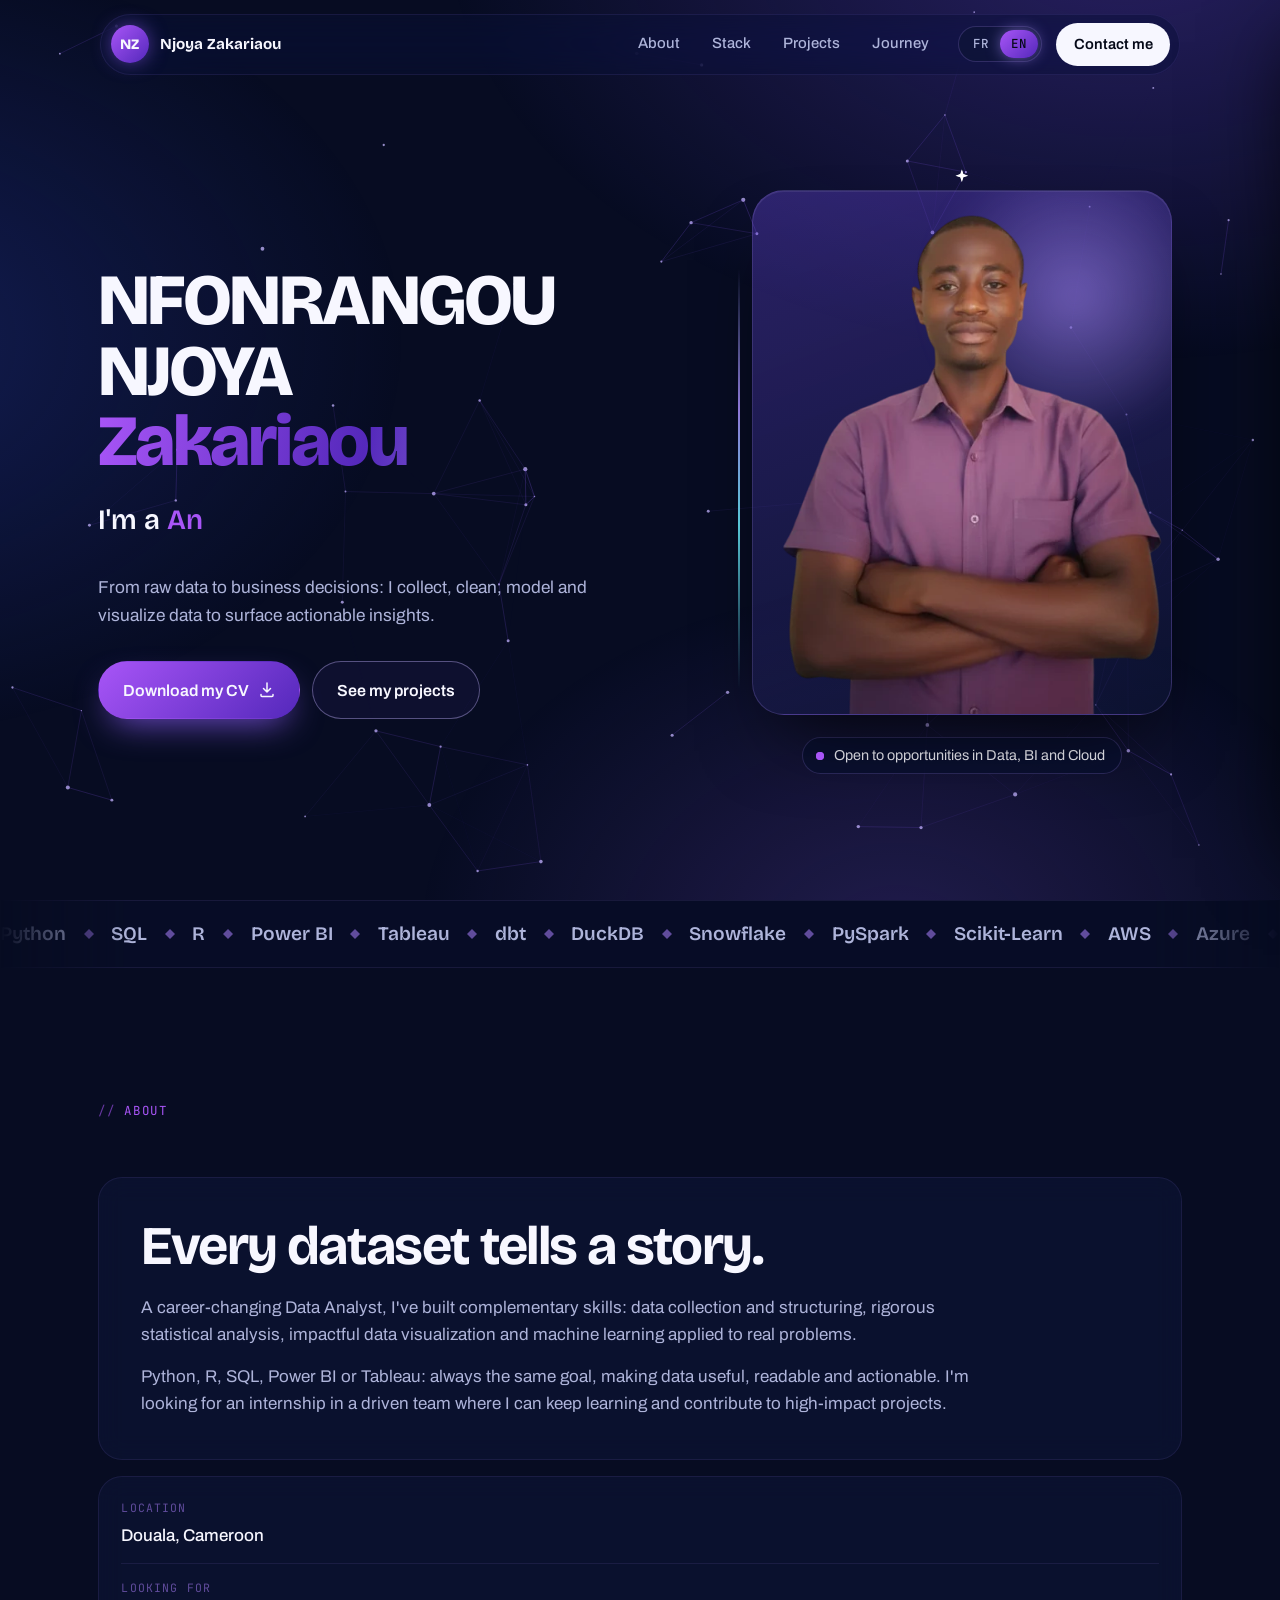
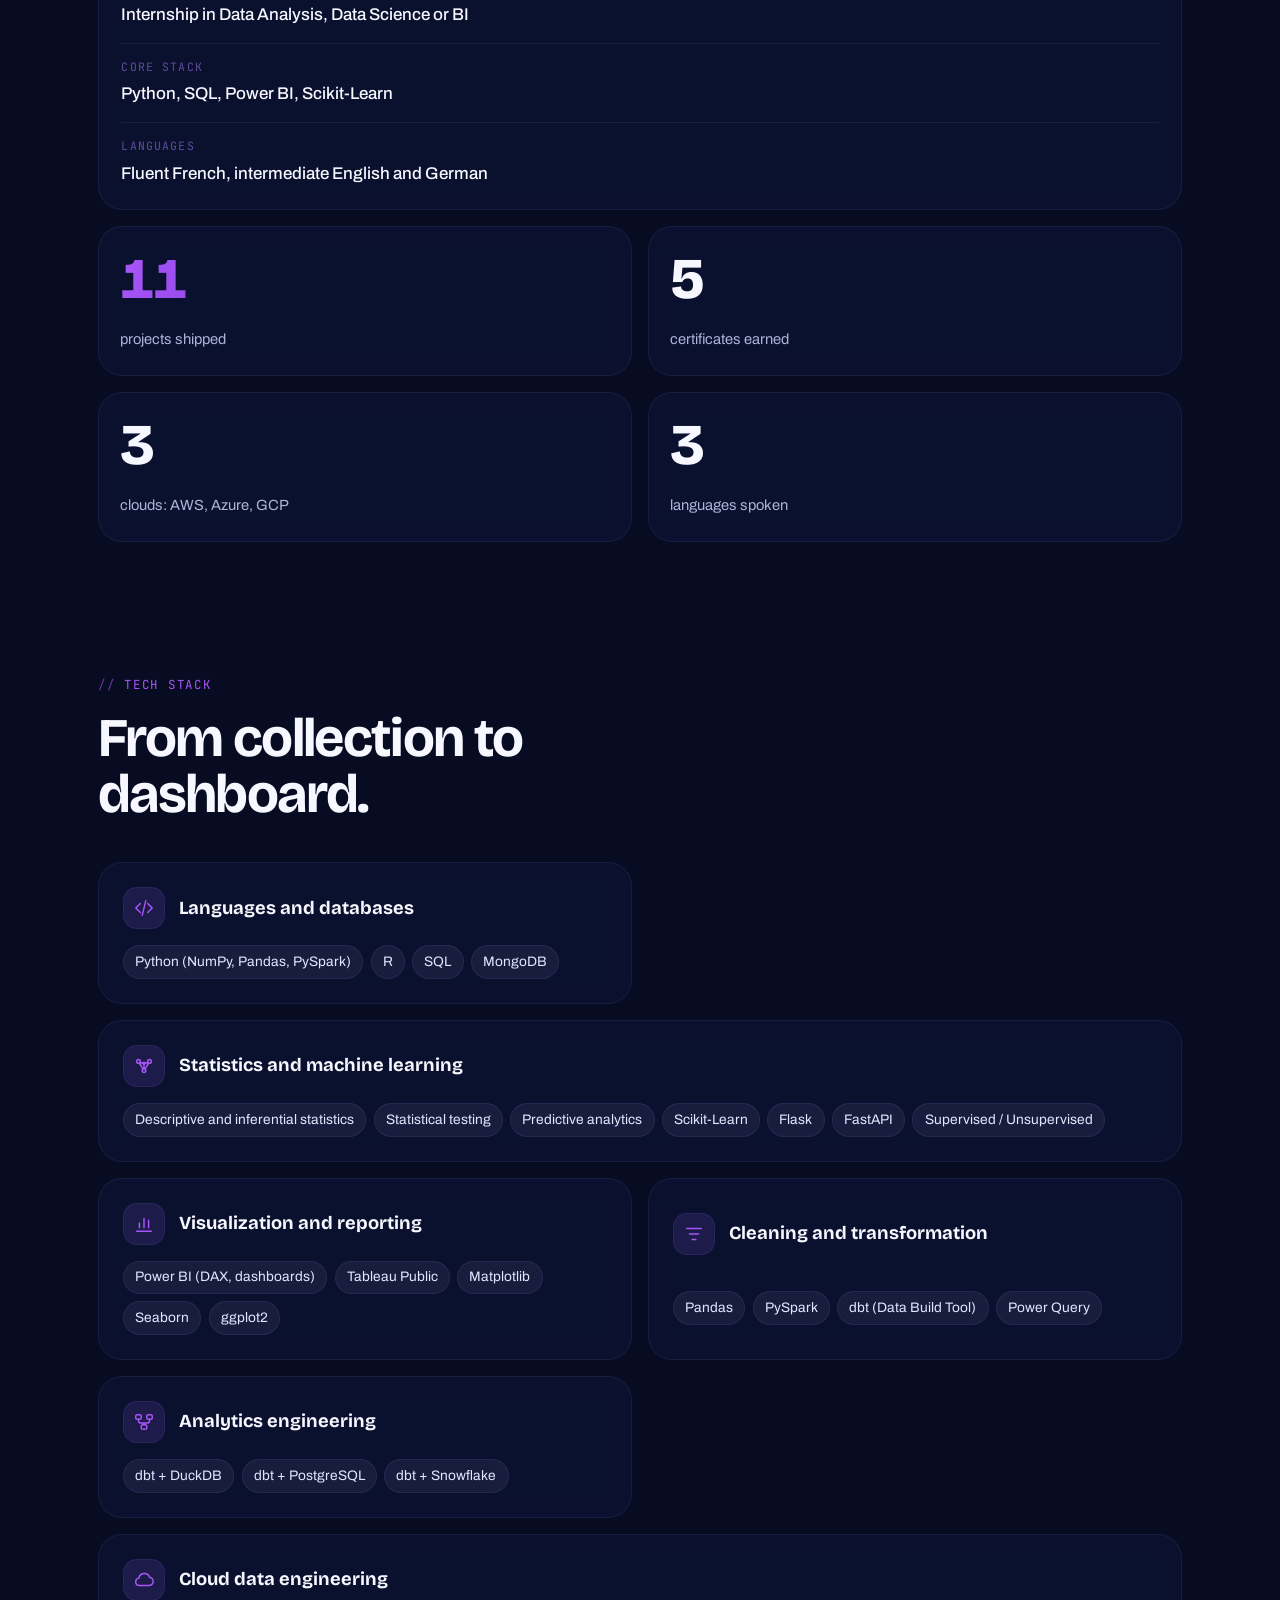
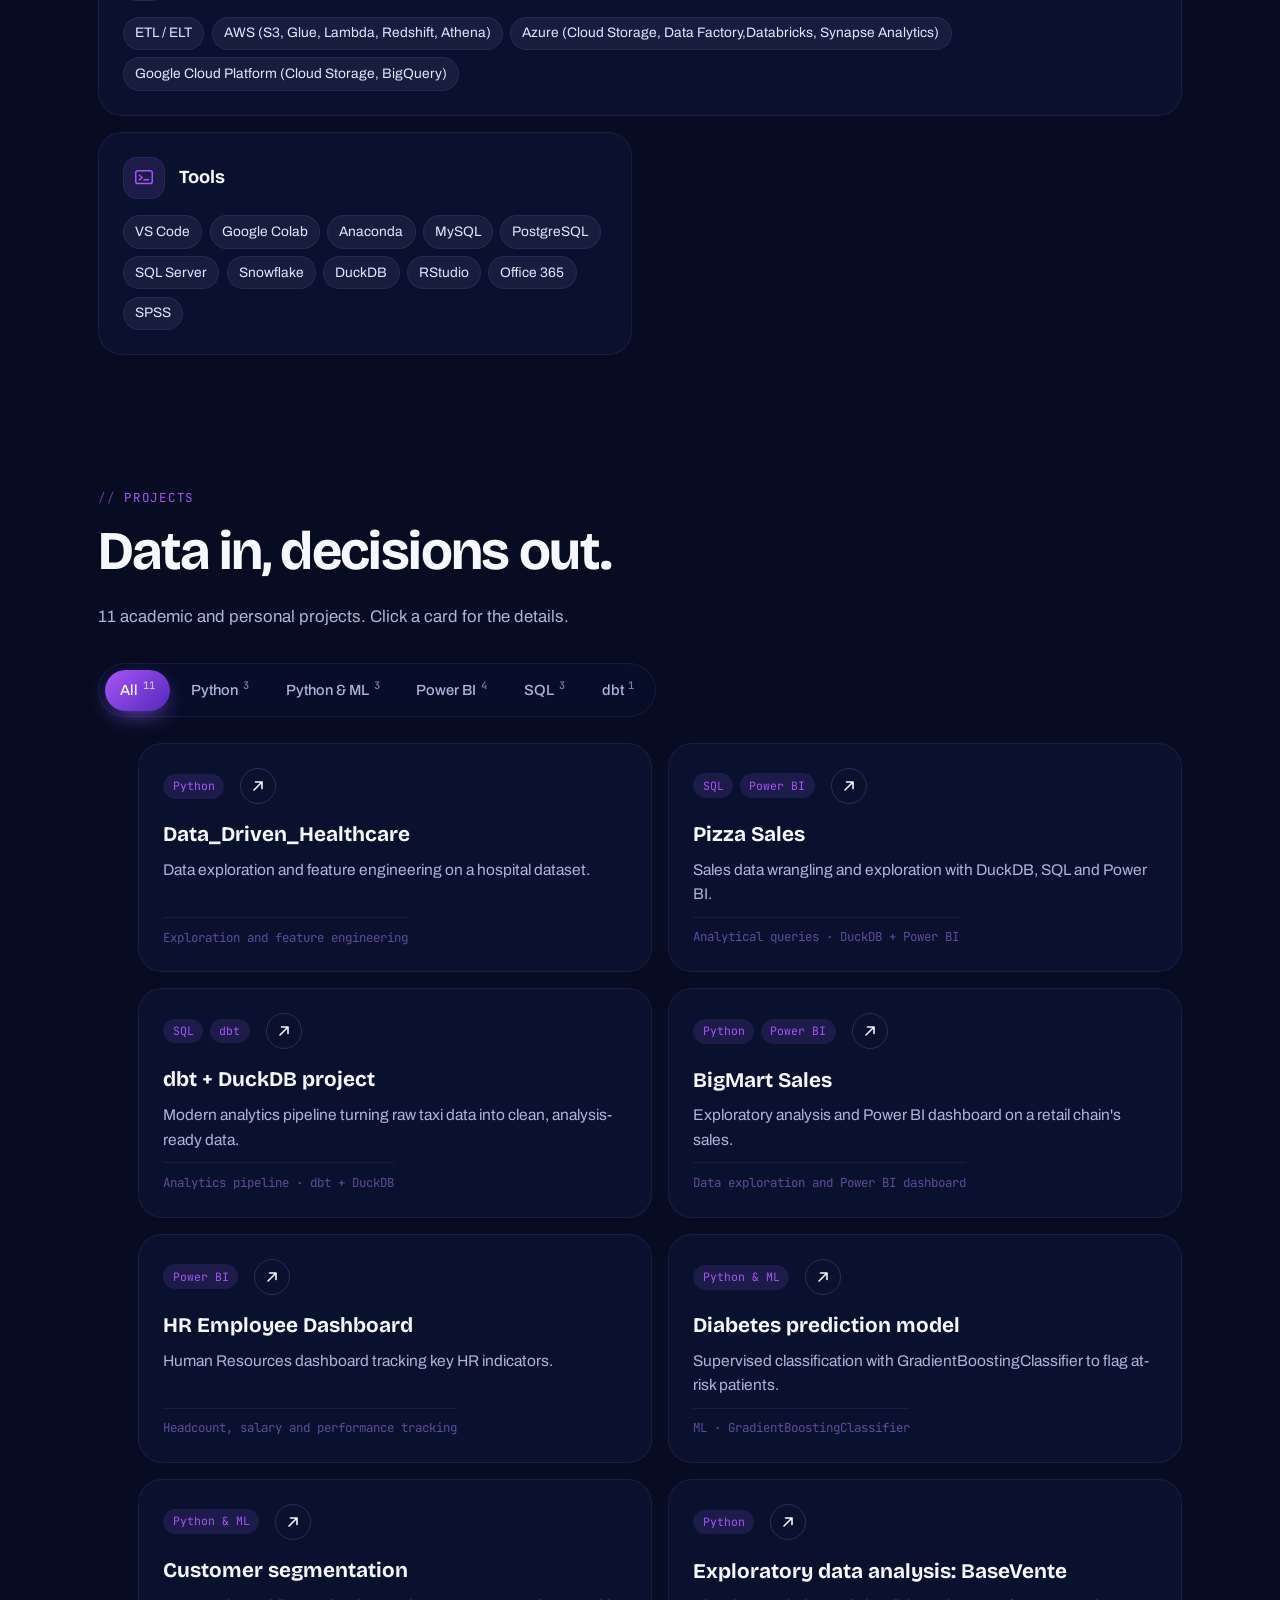
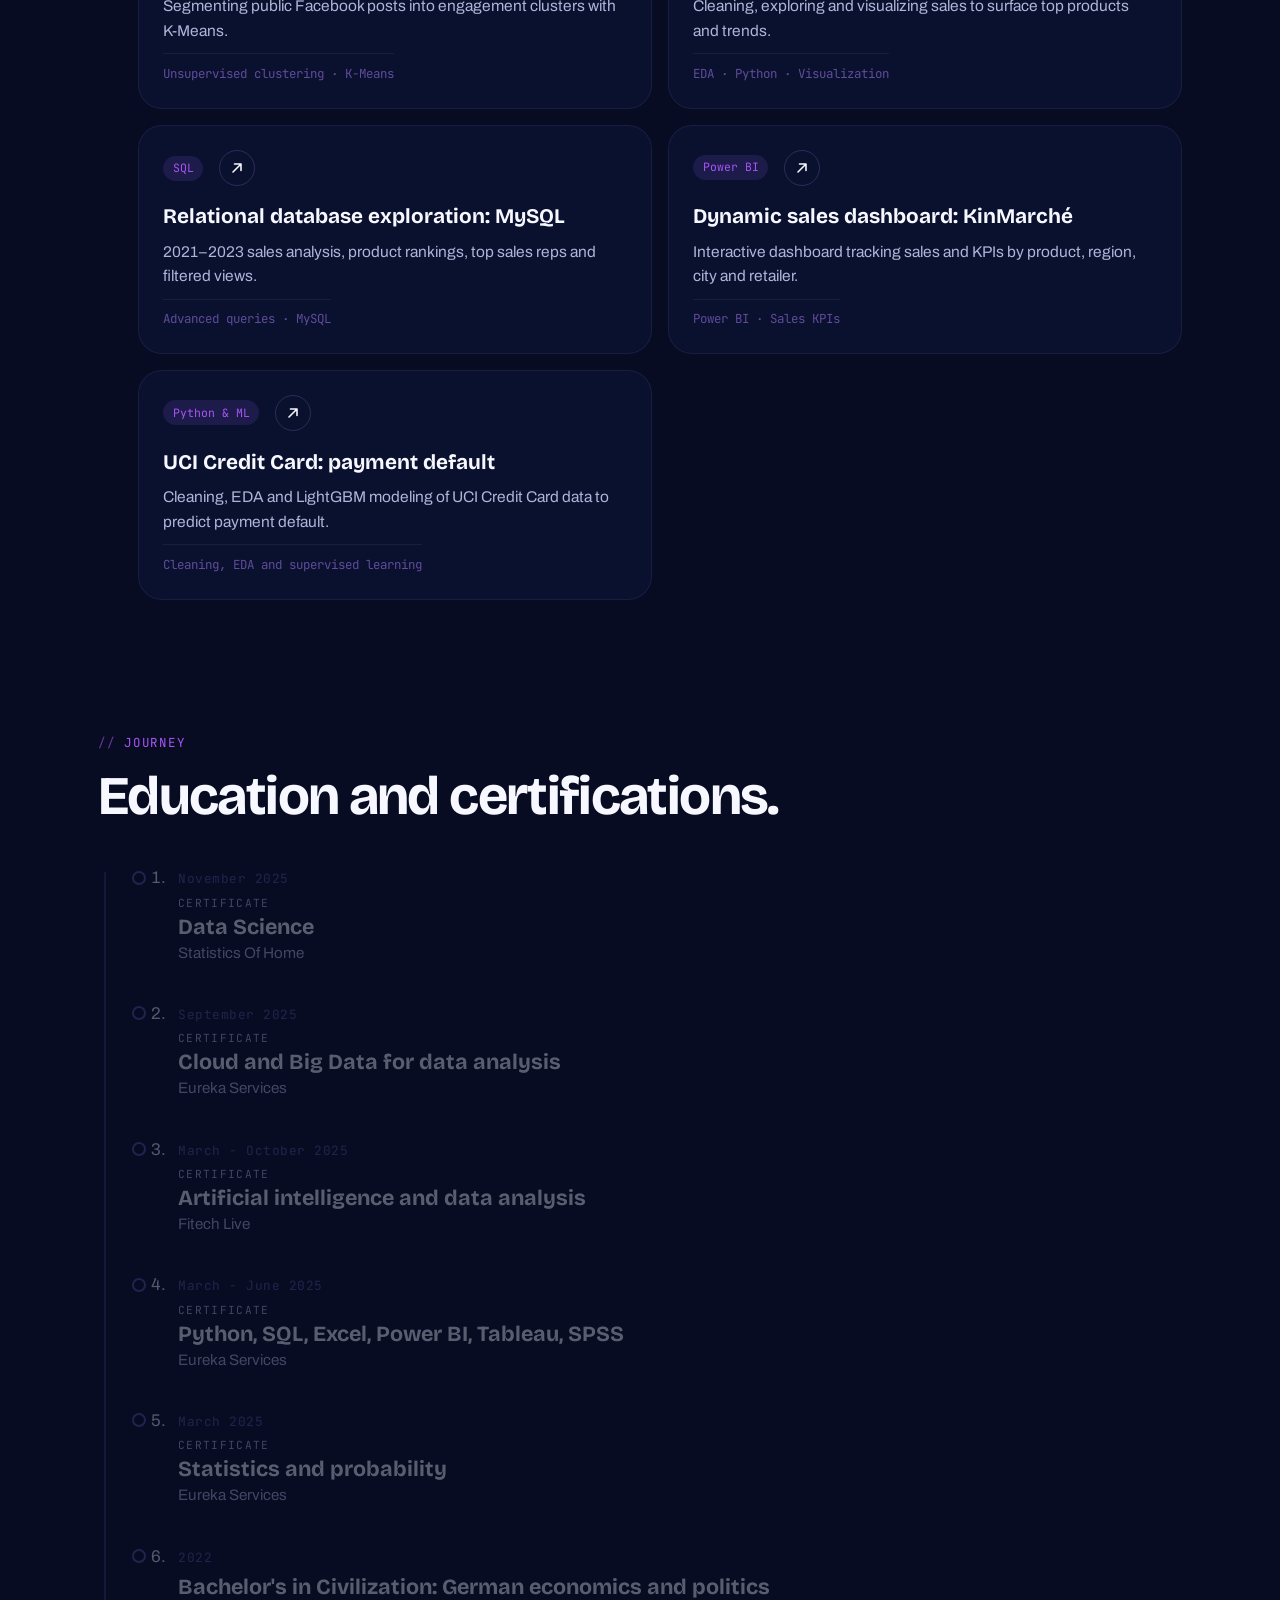
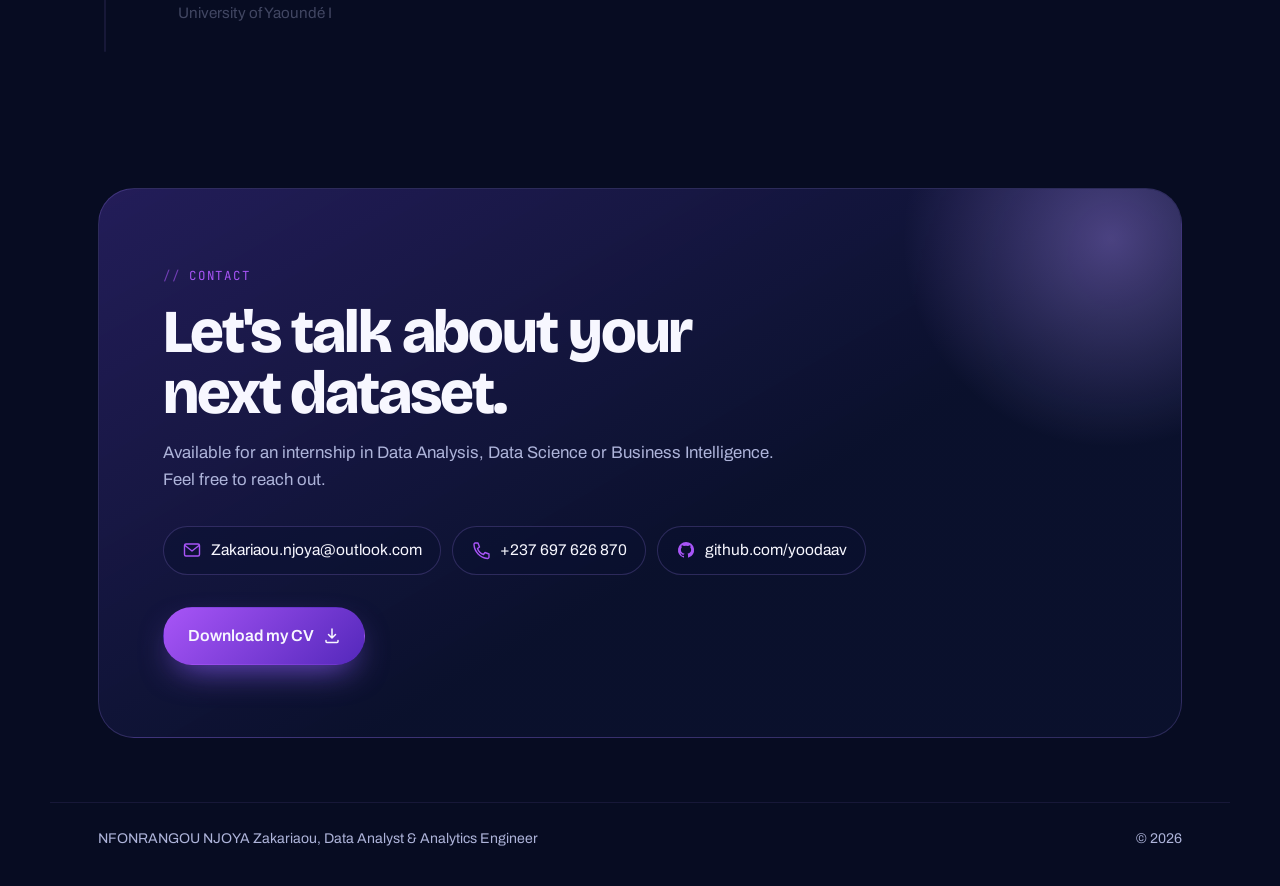
<file: index.html>
<!DOCTYPE html>
<html lang="fr">

<head>
  <meta charset="UTF-8">
  <meta name="viewport" content="width=device-width, initial-scale=1">
  <title> portfolio Nfonrangou Njoya Zakariaou </title>
  <meta name="description"
    content="Portfolio de NFONRANGOU NJOYA Zakariaou, Data Analyst et Analytics Engineer : Python, SQL, Power BI, dbt, machine learning.">
  <meta name="theme-color" content="#060A1F">
  <meta property="og:title" content="NFONRANGOU NJOYA Zakariaou | Data Analyst &amp; Analytics Engineer">
  <meta property="og:description"
    content="Des données brutes aux décisions business. From raw data to business decisions.">
  <meta property="og:type" content="website">
  <link rel="icon"
    href="data:image/svg+xml,%3Csvg xmlns='http://www.w3.org/2000/svg' viewBox='0 0 64 64'%3E%3Crect width='64' height='64' rx='18' fill='%230C1333'/%3E%3Ctext x='32' y='42' font-family='Arial' font-weight='800' font-size='28' text-anchor='middle' fill='%23A78BFA'%3ENZ%3C/text%3E%3C/svg%3E">
  <script>
    document.documentElement.classList.add("js");
    try {
      var l = localStorage.getItem("nz-lang") || ((navigator.language || "fr").slice(0, 2) === "en" ? "en" : "fr");
      document.documentElement.lang = l;
    } catch (e) { }
  </script>
  <link rel="preconnect" href="https://fonts.googleapis.com">
  <link rel="preconnect" href="https://fonts.gstatic.com" crossorigin>
  <link
    href="https://fonts.googleapis.com/css2?family=Archivo:wght@400;500;600&family=Bricolage+Grotesque:opsz,wght@12..96,500;12..96,600;12..96,700;12..96,800&family=JetBrains+Mono:wght@400;500&display=swap"
    rel="stylesheet">
  <link rel="stylesheet" href="style.css">
</head>

<body>
  <div class="progress" id="progress" aria-hidden="true"></div>
  <canvas id="net" aria-hidden="true"></canvas>

  <!-- NAVIGATION -->
  <header class="nav" id="nav">
    <div class="nav-bar">
      <a href="#top" class="brand" data-i18n-aria="toTop" aria-label="Retour en haut">
        <span class="brand-mark">NZ</span>
        <span class="brand-name">Njoya Zakariaou</span>
      </a>
      <nav class="nav-links" data-i18n-aria="mainNav" aria-label="Navigation principale">
        <a href="#profil" data-i18n="nav.profil">Profil</a>
        <a href="#competences" data-i18n="nav.stack">Competences</a>
        <a href="#projets" data-i18n="nav.projets">Projets</a>
        <a href="#parcours" data-i18n="nav.parcours">Parcours</a>
      </nav>

      <button type="button" class="lang" id="langSwitch" role="switch" aria-checked="false" aria-label="English">
        <span class="lang-knob" aria-hidden="true"></span>
        <span class="lang-opt" data-l="fr" aria-hidden="true">FR</span>
        <span class="lang-opt" data-l="en" aria-hidden="true">EN</span>
      </button>

      <a href="#contact" class="nav-cta" data-i18n="nav.contact">Me contacter</a>
      <button class="nav-toggle" id="navToggle" aria-label="Menu" aria-expanded="false" aria-controls="navMenu">
        <span></span><span></span>
      </button>
    </div>
    <nav class="nav-menu" id="navMenu" aria-label="Menu">
      <a href="#profil" data-i18n="nav.profil">Profil</a>
      <a href="#competences" data-i18n="nav.stack">competences</a>
      <a href="#projets" data-i18n="nav.projets">Projets</a>
      <a href="#parcours" data-i18n="nav.parcours">Parcours</a>
      <a href="#contact" class="menu-cta" data-i18n="nav.contact">Me contacter</a>
    </nav>
  </header>

  <main>
    <!-- HERO -->
    <section class="hero" id="top">
      <div class="hero-copy">
        <h1 class="name" aria-label="NFONRANGOU NJOYA Zakariaou">
          <span class="line line-1" aria-hidden="true"><span style="--d:.25s">NFONRANGOU</span></span>
          <span class="line" aria-hidden="true"><span style="--d:.36s">NJOYA</span></span>
          <span class="line line-3" aria-hidden="true"><span style="--d:.47s">Zakariaou</span></span>
        </h1>
        <p class="role rise" style="--d:.8s"><span data-i18n="iam">Je suis</span> <span id="typed" class="typed"
            aria-live="off">Data Analyst</span></p>
        <p class="hero-sub rise" style="--d:.95s" data-i18n="heroSub">De la donnée brute à la décision. Je conçois des
          pipelines de données automatisés sur le cloud qui collectent, nettoient et modélisent l’information en
          continu. Mon objectif : transformer des données éparses en insights clairs et actionnables, qui guident les
          décisions business et créent de la valeur concrète</p>
        <div class="hero-actions rise" style="--d:1.1s">
          <a href="assets/CV_Njoya.pdf" class="btn btn-primary" download>
            <span data-i18n="cv">Télécharger mon CV</span>
            <svg width="16" height="16" viewBox="0 0 16 16" fill="none" aria-hidden="true">
              <path d="M8 1v9m0 0L4.5 6.5M8 10l3.5-3.5M2 12.5v1a1 1 0 001 1h10a1 1 0 001-1v-1" stroke="currentColor"
                stroke-width="1.5" stroke-linecap="round" stroke-linejoin="round" />
            </svg>
          </a>
          <a href="#projets" class="btn btn-ghost" data-i18n="seeProjects">Voir mes projets</a>
        </div>
      </div>

      <div class="portrait rise" id="portrait" style="--d:.4s">
        <div class="portrait-tilt">
          <span class="portrait-spark-track" aria-hidden="true">
            <span class="portrait-spark"></span>
            <span class="portrait-spark"></span>
            <span class="portrait-spark"></span>
          </span>
          <div class="portrait-frame">
            <div class="portrait-orb" aria-hidden="true"></div>
            <img src="assets/zakariaou-small.webp" width="560" height="632" data-i18n-alt="portraitAlt"
              alt="Portrait de NFONRANGOU NJOYA Zakariaou" fetchpriority="high">
          </div>
        </div>
        <p class="status portrait-status"><span class="status-dot"></span><span data-i18n="status">Ouvert aux
            opportunités en Data, BI et Cloud</span></p>
      </div>
    </section>

    <!-- OUTILS -->
    <div class="marquee" aria-hidden="true">
      <div class="marquee-track" id="marquee"></div>
    </div>

    <!-- PROFIL -->
    <section class="section" id="profil">
      <p class="eyebrow" data-i18n="eyebrow.profil">Profil</p>
      <div class="bento">
        <article class="card card-about">
          <h2 class="h2 reveal" data-i18n="profilTitle">Chaque dataset raconte une histoire.</h2>
          <p class="about-text" data-i18n="profilText1">Data Analyst en reconversion, je construis des compétences
            complémentaires : collecte et structuration de données, analyse statistique rigoureuse, data visualization
            percutante et machine learning appliqué à des problèmes concrets.</p>
          <p class="about-text" data-i18n="profilText2">Python, R, SQL, Power BI ou Tableau : toujours le même objectif,
            rendre la donnée utile, lisible et actionnable. Je recherche un stage dans une équipe stimulante.</p>
        </article>

        <dl class="card card-facts">
          <div>
            <dt data-i18n="facts.loc">Adresse</dt>
            <dd data-i18n="facts.locV">Douala, Cameroun</dd>
          </div>
          <div>
            <dt data-i18n="facts.seek">Recherche</dt>
            <dd data-i18n="facts.seekV">Stage en Data Analyse, Data Science ou BI</dd>
          </div>
          <div>
            <dt data-i18n="facts.stack">Stack clé</dt>
            <dd>Python, SQL, Power BI, Scikit-Learn</dd>
          </div>
          <div>
            <dt data-i18n="facts.lang">Langues</dt>
            <dd data-i18n="facts.langV">Français courant, anglais et allemand intermédiaires</dd>
          </div>
        </dl>

        <div class="card stat stat-big"><b class="stat-num" id="statProjects" data-count="0">0</b><span
            data-i18n="stats.projects">projets réalisés</span></div>
        <div class="card stat"><b class="stat-num" id="statCerts" data-count="0">0</b><span
            data-i18n="stats.certs">certificats obtenus</span></div>
        <div class="card stat"><b class="stat-num" data-count="3">0</b><span data-i18n="stats.cloud">clouds : AWS,
            Azure, GCP</span></div>
        <div class="card stat"><b class="stat-num" data-count="3">0</b><span data-i18n="stats.langs">langues
            parlées</span></div>
      </div>
    </section>

    <!-- COMPÉTENCES -->
    <section class="section" id="competences">
      <p class="eyebrow" data-i18n="eyebrow.stack">Stack technique</p>
      <h2 class="h2 reveal" data-i18n="stackTitle">De la collecte à la prise de décision.</h2>
      <div class="skills" id="skills"></div>
    </section>

    <!-- PROJETS -->
    <section class="section" id="projets">
      <p class="eyebrow" data-i18n="eyebrow.projets">Projets</p>
      <div class="proj-head">
        <h2 class="h2 reveal" data-i18n="projTitle">Des données, des décisions.</h2>
        <p class="lead" id="projectsLead"></p>
      </div>
      <div class="filters" id="filters" role="group"></div>
      <ul class="grid" id="rows"></ul>
    </section>

    <!-- PARCOURS -->
    <section class="section" id="parcours">
      <p class="eyebrow" data-i18n="eyebrow.parcours">Parcours</p>
      <h2 class="h2 reveal" data-i18n="parcoursTitle">Formation et certifications.</h2>
      <div class="timeline" id="timeline">
        <div class="tl-rail" aria-hidden="true">
          <div class="tl-fill" id="tlFill"></div>
        </div>
        <ol class="tl-list" id="tlList"></ol>
      </div>
    </section>

    <!-- CONTACT -->
    <section class="section contact-wrap" id="contact">
      <div class="contact">
        <div class="contact-inner">
          <p class="eyebrow" data-i18n="eyebrow.contact">Contact</p>
          <h2 class="contact-title reveal" data-i18n="contactTitle">Parlons de votre prochain jeu de données.</h2>
          <p class="lead" data-i18n="contactLead">Disponible pour un stage en Data Analyse, Data Science ou Business
            Intelligence.</p>

          <div class="contact-links">
            <a href="mailto:Zakariaou.njoya@outlook.com" class="contact-link">
              <svg width="20" height="20" viewBox="0 0 20 20" fill="none" aria-hidden="true">
                <path d="M2.5 5.5A1.5 1.5 0 014 4h12a1.5 1.5 0 011.5 1.5v9A1.5 1.5 0 0116 16H4a1.5 1.5 0 01-1.5-1.5v-9z"
                  stroke="currentColor" stroke-width="1.4" />
                <path d="M3 5.5l7 5.5 7-5.5" stroke="currentColor" stroke-width="1.4" stroke-linecap="round"
                  stroke-linejoin="round" />
              </svg>
              <span>Zakariaou.njoya@outlook.com</span>
            </a>
            <a href="tel:+237697626870" class="contact-link">
              <svg width="20" height="20" viewBox="0 0 20 20" fill="none" aria-hidden="true">
                <path
                  d="M4 3h3l1.5 4L6.5 8.5a10 10 0 006 6l1.5-2 4 1.5v3a1.5 1.5 0 01-1.6 1.5A15 15 0 013 4.6 1.5 1.5 0 014 3z"
                  stroke="currentColor" stroke-width="1.4" stroke-linejoin="round" />
              </svg>
              <span>+237 697 626 870</span>
            </a>
            <a href="https://github.com/yoodaav" target="_blank" rel="noopener" class="contact-link">
              <svg width="20" height="20" viewBox="0 0 20 20" fill="none" aria-hidden="true">
                <path
                  d="M10 2a8 8 0 00-2.53 15.6c.4.07.55-.17.55-.38v-1.36c-2.22.48-2.7-1.07-2.7-1.07-.36-.93-.89-1.17-.89-1.17-.72-.5.06-.49.06-.49.8.06 1.23.83 1.23.83.71 1.23 1.87.87 2.33.66.07-.52.28-.87.5-1.07-1.78-.2-3.64-.89-3.64-3.98 0-.88.31-1.6.83-2.16-.08-.2-.36-1.02.08-2.13 0 0 .67-.22 2.2.83a7.5 7.5 0 014 0c1.53-1.05 2.2-.83 2.2-.83.44 1.11.16 1.93.08 2.13.52.56.82 1.28.82 2.16 0 3.1-1.87 3.78-3.65 3.98.29.25.54.73.54 1.48v2.2c0 .21.15.46.55.38A8 8 0 0010 2z"
                  fill="currentColor" />
              </svg>
              <span>github.com/yoodaav</span>
            </a>
          </div>

          <a href="assets/CV_Njoya.pdf" class="btn btn-primary contact-cv" download>
            <span data-i18n="cv">Télécharger mon CV</span>
            <svg width="16" height="16" viewBox="0 0 16 16" fill="none" aria-hidden="true">
              <path d="M8 1v9m0 0L4.5 6.5M8 10l3.5-3.5M2 12.5v1a1 1 0 001 1h10a1 1 0 001-1v-1" stroke="currentColor"
                stroke-width="1.5" stroke-linecap="round" stroke-linejoin="round" />
            </svg>
          </a>
        </div>
      </div>
    </section>
  </main>

  <footer class="footer">
    <span data-i18n="footer">NFONRANGOU NJOYA Zakariaou, Data Analyst &amp; Analytics Engineer</span>
    <span id="year">2026</span>
  </footer>

  <!-- DÉTAIL PROJET -->
  <div class="overlay" id="overlay"></div>
  <aside class="panel" id="panel" role="dialog" aria-modal="true" aria-hidden="true" aria-labelledby="panelTitle">
    <button class="panel-close" id="panelClose" data-i18n-aria="close" aria-label="Fermer">
      <svg width="18" height="18" viewBox="0 0 18 18" fill="none" aria-hidden="true">
        <path d="M4 4l10 10M14 4L4 14" stroke="currentColor" stroke-width="1.7" stroke-linecap="round" />
      </svg>
    </button>
    <div class="panel-body" id="panelBody"></div>
  </aside>

  <script src="script.js"></script>
</body>

</html>
</file>
<file: style.css>
/* ==========================================================
   Portfolio Nuit, version moderne : bento, verre dépoli, FR/EN
   Fond bleu nuit + constellation animée conservés.
   ========================================================== */

:root {
  --night-950: #050918;
  --night-900: #070c22;
  --night-800: #0d1535;
  --night-700: #151f4a;
  --violet-300: #A855F7;
  --violet-400: #604c9c;
  --violet-500: #5428bb;
  --violet-600: #A855F7;
  ;
  --white: #f7f7ff;
  --text: #e4e6ff;
  --mute: #aeb4da;
  --line: rgba(167, 139, 250, 0.22);
  --line-soft: rgba(167, 139, 250, 0.1);
  --glass: rgba(15, 22, 58, 0.5);
  --font-display: "Bricolage Grotesque", "Trebuchet MS", system-ui, sans-serif;
  --font-body: "Archivo", system-ui, -apple-system, "Segoe UI", sans-serif;
  --font-mono: "JetBrains Mono", ui-monospace, monospace;
  --gutter: clamp(1.25rem, 5vw, 3rem);
  --max: 1180px;
  --ease: cubic-bezier(0.2, 0.8, 0.2, 1);
}

*,
*::before,
*::after {
  box-sizing: border-box;
}

* {
  margin: 0;
}

html {
  scroll-behavior: smooth;
  scroll-padding-top: 110px;
  background: var(--night-900);
  -webkit-text-size-adjust: 100%;
}

body {
  font-family: var(--font-body);
  font-size: 1.0625rem;
  line-height: 1.6;
  color: var(--text);
  overflow-x: hidden;
  -webkit-font-smoothing: antialiased;
  transition: opacity 0.22s ease, filter 0.22s ease;
}

body.lang-out {
  opacity: 0;
  filter: blur(4px);
}

body::before {
  content: "";
  position: fixed;
  inset: 0;
  z-index: -2;
  background:
    radial-gradient(1100px 700px at 88% -8%, rgba(109, 74, 232, 0.32), transparent 62%),
    radial-gradient(900px 640px at -12% 38%, rgba(42, 62, 180, 0.34), transparent 62%),
    radial-gradient(800px 600px at 70% 105%, rgba(139, 92, 246, 0.2), transparent 60%);
}

#net {
  position: fixed;
  inset: 0;
  width: 100%;
  height: 100%;
  z-index: -1;
  pointer-events: none;
}

main {
  position: relative;
  z-index: 1;
  overflow-x: clip;
}

img {
  display: block;
  max-width: 100%;
}

a {
  color: inherit;
  text-decoration: none;
}

button {
  font: inherit;
  color: inherit;
}

ul {
  list-style: none;
}

::selection {
  background: var(--violet-500);
  color: var(--white);
}

:focus-visible {
  outline: 2px solid var(--violet-300);
  outline-offset: 3px;
  border-radius: 8px;
}

.progress {
  position: fixed;
  top: 0;
  left: 0;
  height: 3px;
  width: 100%;
  z-index: 100;
  transform-origin: left;
  transform: scaleX(0);
  background: linear-gradient(90deg, var(--violet-600), var(--violet-300), var(--white));
}

/* ---------- Navigation : pilule flottante ---------- */
.nav {
  position: fixed;
  top: 14px;
  left: 50%;
  z-index: 60;
  width: min(1080px, calc(100% - 2 * var(--gutter)));
  transform: translateX(-50%);
}

.nav-bar {
  display: flex;
  align-items: center;
  gap: 0.9rem;
  padding: 0.5rem 0.55rem 0.5rem 0.6rem;
  border-radius: 999px;
  border: 1px solid var(--line-soft);
  background: rgba(10, 16, 48, 0.5);
  backdrop-filter: blur(16px) saturate(140%);
  -webkit-backdrop-filter: blur(16px) saturate(140%);
  transition: background 0.4s, border-color 0.4s, box-shadow 0.4s;
}

.nav.scrolled .nav-bar {
  background: rgba(8, 13, 40, 0.85);
  border-color: var(--line);
  box-shadow: 0 14px 40px -18px rgba(0, 0, 0, 0.8);
}

.brand {
  display: flex;
  align-items: center;
  gap: 0.7rem;
  margin-right: auto;
}

.brand-mark {
  display: grid;
  place-items: center;
  width: 38px;
  height: 38px;
  border-radius: 50%;
  font-family: var(--font-display);
  font-weight: 800;
  font-size: 0.9rem;
  color: var(--white);
  background: linear-gradient(135deg, var(--violet-600), var(--violet-500));
  box-shadow: 0 0 22px -4px rgba(139, 92, 246, 0.9);
}

.brand-name {
  display: none;
  font-family: var(--font-display);
  font-weight: 700;
  font-size: 0.95rem;
  color: var(--white);
}

.nav-links {
  display: none;
  gap: 0.2rem;
}

.nav-links a {
  padding: 0.45rem 0.9rem;
  border-radius: 999px;
  font-size: 0.93rem;
  font-weight: 500;
  color: var(--mute);
  transition: color 0.25s, background 0.25s;
}

.nav-links a:hover {
  color: var(--white);
}

.nav-links a.active {
  color: var(--white);
  background: rgba(139, 92, 246, 0.22);
}

/* Interrupteur FR / EN */
.lang {
  position: relative;
  display: inline-grid;
  grid-template-columns: 1fr 1fr;
  align-items: center;
  width: 84px;
  height: 36px;
  padding: 3px;
  border-radius: 999px;
  border: 1px solid var(--line);
  background: rgba(13, 21, 53, 0.7);
  cursor: pointer;
  flex: none;
  transition: border-color 0.3s;
}

.lang:hover {
  border-color: var(--violet-300);
}

.lang-knob {
  position: absolute;
  top: 3px;
  left: 3px;
  width: calc(50% - 3px);
  height: calc(100% - 6px);
  border-radius: 999px;
  background: linear-gradient(135deg, var(--violet-300), var(--violet-500));
  box-shadow: 0 0 16px -2px rgba(167, 139, 250, 0.8);
  transition: transform 0.5s var(--ease);
}

.lang[aria-checked="true"] .lang-knob {
  transform: translateX(100%);
}

.lang-opt {
  position: relative;
  z-index: 1;
  text-align: center;
  font-family: var(--font-mono);
  font-size: 0.78rem;
  font-weight: 500;
  letter-spacing: 0.06em;
  color: var(--night-950);
  transition: color 0.3s;
}

.lang-opt[data-l="fr"] {
  color: var(--white);
}

.lang[aria-checked="false"] .lang-opt[data-l="fr"] {
  color: var(--night-950);
}

.lang[aria-checked="true"] .lang-opt[data-l="fr"] {
  color: var(--mute);
}

.lang[aria-checked="true"] .lang-opt[data-l="en"] {
  color: var(--night-950);
}

.lang[aria-checked="false"] .lang-opt[data-l="en"] {
  color: var(--mute);
}

.nav-cta {
  display: none;
  padding: 0.6rem 1.1rem;
  border-radius: 999px;
  font-weight: 600;
  font-size: 0.92rem;
  color: var(--night-950);
  background: var(--white);
  transition: background 0.25s, transform 0.25s var(--ease);
}

.nav-cta:hover {
  background: var(--violet-300);
  transform: translateY(-1px);
}

.nav-toggle {
  display: grid;
  place-content: center;
  gap: 6px;
  width: 40px;
  height: 40px;
  border-radius: 50%;
  border: 1px solid var(--line);
  background: transparent;
  cursor: pointer;
  flex: none;
}

.nav-toggle span {
  display: block;
  width: 17px;
  height: 2px;
  border-radius: 2px;
  background: var(--white);
  transition: transform 0.35s var(--ease);
}

.nav.open .nav-toggle span:first-child {
  transform: translateY(4px) rotate(45deg);
}

.nav.open .nav-toggle span:last-child {
  transform: translateY(-4px) rotate(-45deg);
}

.nav-menu {
  display: none;
  margin-top: 8px;
  padding: 0.5rem;
  border-radius: 26px;
  border: 1px solid var(--line);
  background: rgba(8, 13, 40, 0.94);
  backdrop-filter: blur(18px);
  -webkit-backdrop-filter: blur(18px);
}

.nav.open .nav-menu {
  display: grid;
  animation: menuIn 0.4s var(--ease);
}

.nav-menu a {
  padding: 0.85rem 1.1rem;
  border-radius: 18px;
  font-family: var(--font-display);
  font-weight: 700;
  font-size: 1.15rem;
  color: var(--white);
}

.nav-menu a:hover {
  background: rgba(139, 92, 246, 0.16);
}

.nav-menu .menu-cta {
  margin-top: 0.4rem;
  text-align: center;
  background: linear-gradient(135deg, var(--violet-600), var(--violet-500));
}

@keyframes menuIn {
  from {
    opacity: 0;
    transform: translateY(-8px);
  }

  to {
    opacity: 1;
    transform: none;
  }
}

@media (min-width: 900px) {
  .brand-name {
    display: block;
  }

  .nav-links {
    display: flex;
  }

  .nav-cta {
    display: inline-block;
  }

  .nav-toggle {
    display: none;
  }

  .nav-menu,
  .nav.open .nav-menu {
    display: none;
  }
}

/* ---------- Boutons ---------- */
.btn {
  position: relative;
  display: inline-flex;
  align-items: center;
  gap: 0.6rem;
  padding: 0.95rem 1.5rem;
  border-radius: 999px;
  border: 1px solid transparent;
  font-weight: 600;
  font-size: 1rem;
  cursor: pointer;
  overflow: hidden;
  isolation: isolate;
  transition: transform 0.35s var(--ease), box-shadow 0.35s, background 0.3s, border-color 0.3s;
}

.btn-primary {
  color: var(--white);
  background: linear-gradient(135deg, var(--violet-600), var(--violet-500));
  box-shadow: 0 14px 34px -12px rgba(139, 92, 246, 0.85);
}

.btn-primary::after {
  content: "";
  position: absolute;
  inset: 0;
  z-index: -1;
  background: linear-gradient(105deg, transparent 30%, rgba(255, 255, 255, 0.32) 50%, transparent 70%);
  transform: translateX(-120%);
  transition: transform 0.8s var(--ease);
}

.btn-primary:hover {
  transform: translateY(-3px);
}

.btn-primary:hover::after {
  transform: translateX(120%);
}

.btn-ghost {
  color: var(--white);
  border-color: rgba(196, 181, 253, 0.4);
  background: rgba(139, 92, 246, 0.06);
  backdrop-filter: blur(8px);
}

.btn-ghost:hover {
  transform: translateY(-3px);
  border-color: var(--violet-300);
  background: rgba(139, 92, 246, 0.2);
}

/* ---------- Hero ---------- */
.hero {
  display: grid;
  grid-template-columns: minmax(0, 1fr);
  gap: 2.5rem;
  align-items: center;
  max-width: var(--max);
  min-height: 100svh;
  margin-inline: auto;
  padding: 7.5rem var(--gutter) 4rem;
}

.portrait {
  order: -1;
}

@media (min-width: 900px) {
  .hero {
    grid-template-columns: minmax(0, 1.15fr) minmax(0, 0.85fr);
    gap: 3rem;
    padding-top: 8rem;
  }

  .portrait {
    order: 0;
  }
}

.status {
  display: inline-flex;
  align-items: center;
  gap: 0.6rem;
  padding: 0.45rem 1rem 0.45rem 0.8rem;
  border-radius: 999px;
  border: 1px solid var(--line);
  background: rgba(139, 92, 246, 0.1);
  font-family: var(--font-body);
  font-size: 0.9rem;
  line-height: 1.45;
  color: var(--white);
}

.portrait-status {
  display: flex;
  width: fit-content;
  max-width: 100%;
  justify-content: center;
  margin: 1.4rem auto 0;
  background: rgba(10, 16, 48, 0.88);
  text-align: center;
}

.status-dot {
  position: relative;
  width: 8px;
  height: 8px;
  border-radius: 50%;
  background: var(--violet-300);
}

.status-dot::after {
  content: "";
  position: absolute;
  inset: 0;
  border-radius: 50%;
  background: var(--violet-300);
  animation: ping 2s ease-out infinite;
}

@keyframes ping {
  from {
    transform: scale(1);
    opacity: 0.7;
  }

  to {
    transform: scale(3.4);
    opacity: 0;
  }
}

.name {
  margin: 1.4rem 0 1.2rem;
  font-family: var(--font-display);
  font-weight: 800;
  font-size: clamp(2.2rem, 6.5vw, 4.5rem);
  line-height: 0.92;
  letter-spacing: -0.035em;
  color: var(--white);
}

.name .line {
  display: block;
  overflow: hidden;
  padding-bottom: 0.06em;
}

.name .line>span {
  display: block;
  transform: translateY(112%);
  animation: lineUp 1.1s var(--ease) var(--d, 0s) forwards;
}

.name .line-3>span {
  background: linear-gradient(100deg, var(--violet-300) 0%, var(--violet-500) 45%, #d8ccff 100%);
  -webkit-background-clip: text;
  background-clip: text;
  color: transparent;
}

@keyframes lineUp {
  to {
    transform: translateY(0);
  }
}

.rise {
  opacity: 0;
  animation: rise 0.9s var(--ease) var(--d, 0s) forwards;
}

@keyframes rise {
  from {
    opacity: 0;
    transform: translateY(14px);
  }

  to {
    opacity: 1;
    transform: none;
  }
}

.role {
  display: flex;
  align-items: baseline;
  flex-wrap: wrap;
  gap: 0.45rem;
  font-family: var(--font-display);
  font-size: clamp(1.3rem, 3.2vw, 1.75rem);
  font-weight: 600;
  color: var(--white);
  min-height: 2.1em;
}

.typed {
  color: var(--violet-300);
}

.hero-sub {
  margin-top: 1.1rem;
  max-width: 34rem;
  font-size: 1.08rem;
  color: var(--mute);
}

.hero-actions {
  display: flex;
  flex-wrap: wrap;
  gap: 0.8rem;
  margin-top: 2rem;
}

/* Portrait : cadre arrondi, halo, badges flottants */
.portrait {
  position: relative;
  perspective: 1000px;
}

.portrait-tilt {
  position: relative;
  max-width: 420px;
  margin: 0 auto;
  transform-style: preserve-3d;
  transform: rotateY(var(--ry, 0deg)) rotateX(var(--rx, 0deg));
  transition: transform 0.6s var(--ease);
}

.portrait-tilt::before {
  content: "";
  position: absolute;
  z-index: 0;
  inset: -14px;
  border-radius: 44px;
  padding: 2px;
  background: conic-gradient(from 0deg, transparent 0 62%, rgba(103, 232, 249, 0.95) 70%, rgba(167, 139, 250, 0.95) 78%, transparent 86%);
  mask: linear-gradient(#fff 0 0) content-box, linear-gradient(#fff 0 0);
  -webkit-mask: linear-gradient(#fff 0 0) content-box, linear-gradient(#fff 0 0);
  -webkit-mask-composite: xor;
  mask-composite: exclude;
  filter: drop-shadow(0 0 7px rgba(103, 232, 249, 0.55));
  pointer-events: none;
  animation: portrait-orbit 5s linear infinite;
}

.portrait-spark-track {
  position: absolute;
  z-index: 2;
  inset: 0;
  pointer-events: none;
}

.portrait-spark {
  position: absolute;
  top: -14px;
  left: 50%;
  width: 13px;
  aspect-ratio: 1;
  transform: translate(-50%, -50%);
  clip-path: polygon(50% 0, 62% 38%, 100% 50%, 62% 62%, 50% 100%, 38% 62%, 0 50%, 38% 38%);
  background: #fff;
  filter: drop-shadow(0 0 4px #67e8f9) drop-shadow(0 0 9px #a78bfa);
  animation: sparkle-orbit 7s linear infinite, sparkle-flicker 0.9s ease-in-out infinite alternate;
}

.portrait-spark:nth-child(2) {
  width: 9px;
  animation-delay: -2.33s, -0.3s;
}

.portrait-spark:nth-child(3) {
  width: 11px;
  animation-delay: -4.66s, -0.6s;
}

@keyframes sparkle-orbit {
  12.5% {
    top: -14px;
    left: calc(100% + 14px);
  }

  25% {
    top: 50%;
    left: calc(100% + 14px);
  }

  37.5% {
    top: calc(100% + 14px);
    left: calc(100% + 14px);
  }

  50% {
    top: calc(100% + 14px);
    left: 50%;
  }

  62.5% {
    top: calc(100% + 14px);
    left: -14px;
  }

  75% {
    top: 50%;
    left: -14px;
  }

  87.5% {
    top: -14px;
    left: -14px;
  }

  100% {
    top: -14px;
    left: 50%;
  }
}

@keyframes sparkle-flicker {
  to {
    opacity: 0.55;
  }
}

.portrait-frame {
  position: relative;
  z-index: 1;
  aspect-ratio: 4 / 5;
  border-radius: 32px;
  overflow: hidden;
  border: 1px solid var(--line);
  background: linear-gradient(160deg, rgba(109, 74, 232, 0.35), rgba(13, 21, 53, 0.6));
  box-shadow: 0 40px 80px -30px rgba(0, 0, 0, 0.8), inset 0 1px 0 rgba(255, 255, 255, 0.08);
}

.portrait-frame img {
  position: absolute;
  inset: 0;
  width: 100%;
  height: 100%;
  object-fit: cover;
  object-position: 50% 20%;
}

.portrait-orb {
  position: absolute;
  width: 70%;
  aspect-ratio: 1;
  right: -12%;
  top: -8%;
  border-radius: 50%;
  background: radial-gradient(circle, rgba(167, 139, 250, 0.55), rgba(109, 74, 232, 0) 70%);
  filter: blur(14px);
  animation: breathe 6s ease-in-out infinite;
}

@keyframes breathe {
  50% {
    transform: scale(1.08) translate(-4%, 3%);
  }
}

@keyframes portrait-orbit {
  to {
    transform: rotate(1turn);
  }
}

.float {
  position: absolute;
  z-index: 2;
  display: flex;
  flex-direction: column;
  gap: 0.2rem;
  padding: 0.85rem 1rem;
  border-radius: 18px;
  border: 1px solid var(--line);
  background: rgba(10, 16, 48, 0.72);
  backdrop-filter: blur(14px);
  -webkit-backdrop-filter: blur(14px);
  box-shadow: 0 20px 40px -20px rgba(0, 0, 0, 0.8);
  animation: bob 6s ease-in-out infinite;
}

.float b {
  font-family: var(--font-display);
  font-size: 1.9rem;
  font-weight: 800;
  color: var(--white);
  line-height: 1;
}

.float small {
  font-size: 0.9rem;
  color: var(--violet-300);
}

.float-k {
  font-family: var(--font-mono);
  font-size: 0.72rem;
  color: var(--mute);
  letter-spacing: 0.03em;
}

.float-a {
  left: -8%;
  bottom: 14%;
}

.float-b {
  right: -6%;
  top: 10%;
  flex-direction: row;
  align-items: center;
  animation-delay: -3s;
}

.float-dot {
  width: 8px;
  height: 8px;
  border-radius: 50%;
  background: var(--violet-300);
  box-shadow: 0 0 12px var(--violet-300);
}

.float-v {
  font-family: var(--font-mono);
  font-size: 0.8rem;
  color: var(--violet-300);
}

.spark {
  width: 80px;
  height: 24px;
  margin-top: 0.35rem;
}

.spark path {
  fill: none;
  stroke: var(--violet-300);
  stroke-width: 1.8;
  stroke-linecap: round;
  stroke-linejoin: round;
  stroke-dasharray: 140;
  stroke-dashoffset: 140;
  animation: draw 2.4s var(--ease) 0.8s forwards;
}

@keyframes draw {
  to {
    stroke-dashoffset: 0;
  }
}

@keyframes bob {
  50% {
    transform: translateY(-8px);
  }
}

@media (max-width: 899px) {
  .float-a {
    left: 0;
    bottom: -6%;
  }

  .float-b {
    right: 0;
    top: -4%;
  }

  .portrait-tilt {
    max-width: 340px;
  }
}

/* ---------- Marquee ---------- */
.marquee {
  overflow: hidden;
  padding: 1.1rem 0;
  border-block: 1px solid var(--line-soft);
  background: rgba(10, 16, 48, 0.35);
  mask-image: linear-gradient(90deg, transparent, #000 10%, #000 90%, transparent);
}

.marquee-track {
  display: flex;
  width: max-content;
  animation: marquee 38s linear infinite;
}

.marquee-group {
  display: flex;
  flex: none;
}

.marquee-item {
  display: inline-flex;
  align-items: center;
  gap: 1.1rem;
  padding-right: 1.1rem;
  font-family: var(--font-display);
  font-size: 1.2rem;
  font-weight: 600;
  color: var(--mute);
  white-space: nowrap;
}

.marquee-item svg {
  color: var(--violet-400);
}

@keyframes marquee {
  to {
    transform: translateX(-50%);
  }
}

/* ---------- Sections ---------- */
.section {
  max-width: var(--max);
  margin-inline: auto;
  padding: clamp(5rem, 11vw, 8rem) var(--gutter) 0;
}

.eyebrow {
  display: inline-block;
  margin-bottom: 1rem;
  font-family: var(--font-mono);
  font-size: 0.78rem;
  letter-spacing: 0.14em;
  text-transform: uppercase;
  color: var(--violet-300);
}

.eyebrow::before {
  content: "// ";
  opacity: 0.6;
}

.h2 {
  font-family: var(--font-display);
  font-weight: 700;
  font-size: clamp(2rem, 5vw, 3.4rem);
  line-height: 1.02;
  letter-spacing: -0.03em;
  color: var(--white);
  max-width: 20ch;
}

.lead {
  margin-top: 1rem;
  max-width: 40rem;
  color: var(--mute);
  font-size: 1.05rem;
}

/* Apparition au scroll */
.will-in {
  opacity: 0;
  transform: translateY(26px);
  transition: opacity 0.8s var(--ease), transform 0.8s var(--ease);
}

.will-in.in {
  opacity: 1;
  transform: none;
}

.card.will-in:nth-child(2) {
  transition-delay: 0.06s;
}

.card.will-in:nth-child(3) {
  transition-delay: 0.12s;
}

.card.will-in:nth-child(4) {
  transition-delay: 0.18s;
}

.card.will-in:nth-child(5) {
  transition-delay: 0.24s;
}

.card.will-in:nth-child(6) {
  transition-delay: 0.3s;
}

/* Cartes verre avec halo qui suit la souris */
.card,
.spot {
  position: relative;
  border-radius: 24px;
  border: 1px solid var(--line-soft);
  background: var(--glass);
  backdrop-filter: blur(12px);
  -webkit-backdrop-filter: blur(12px);
  overflow: hidden;
  transition: border-color 0.4s, transform 0.5s var(--ease);
}

.spot::before {
  content: "";
  position: absolute;
  inset: 0;
  pointer-events: none;
  background: radial-gradient(260px circle at var(--mx, -999px) var(--my, -999px), rgba(167, 139, 250, 0.16), transparent 70%);
  opacity: 0;
  transition: opacity 0.4s;
}

.spot:hover::before {
  opacity: 1;
}

.spot:hover {
  border-color: var(--line);
}

/* ---------- Profil : bento ---------- */
.bento {
  display: grid;
  grid-template-columns: repeat(2, minmax(0, 1fr));
  gap: 1rem;
  margin-top: 2.5rem;
}

.card-about {
  grid-column: span 2;
  padding: clamp(1.6rem, 4vw, 2.6rem);
}

.card-about .h2 {
  margin-bottom: 1.2rem;
}

.about-text {
  color: var(--mute);
  max-width: 52rem;
}

.about-text+.about-text {
  margin-top: 0.9rem;
}

.card-facts {
  display: grid;
  gap: 0;
  padding: 0.5rem 1.4rem;
  grid-column: span 2;
}

.card-facts>div {
  padding: 0.9rem 0;
  border-bottom: 1px solid var(--line-soft);
}

.card-facts>div:last-child {
  border-bottom: 0;
}

.card-facts dt {
  font-family: var(--font-mono);
  font-size: 0.72rem;
  letter-spacing: 0.1em;
  text-transform: uppercase;
  color: var(--violet-400);
}

.card-facts dd {
  margin-top: 0.25rem;
  color: var(--white);
  font-weight: 500;
}

.stat {
  padding: 1.5rem 1.3rem;
  display: flex;
  flex-direction: column;
  justify-content: space-between;
  gap: 0.6rem;
  min-height: 150px;
}

.stat>span {
  font-size: 0.92rem;
  color: var(--mute);
}

.stat-num {
  font-family: var(--font-display);
  font-weight: 800;
  font-size: clamp(2.6rem, 6vw, 3.6rem);
  line-height: 1;
  letter-spacing: -0.03em;
  color: var(--white);
  font-variant-numeric: tabular-nums;
}

.stat-big .stat-num {
  background: linear-gradient(120deg, var(--violet-300), var(--violet-500));
  -webkit-background-clip: text;
  background-clip: text;
  color: transparent;
}

/* ---------- Stack ---------- */
.skills {
  display: grid;
  grid-template-columns: repeat(2, minmax(0, 1fr));
  gap: 1rem;
  margin-top: 2.5rem;
}

.skill {
  display: grid;
  grid-template-columns: 42px minmax(0, 1fr);
  align-items: center;
  column-gap: 0.85rem;
  padding: 1.5rem;
}

.skill-wide {
  grid-column: span 2;
}

.skill-ico {
  display: grid;
  place-items: center;
  width: 42px;
  height: 42px;
  margin-bottom: 0;
  border-radius: 14px;
  color: var(--violet-300);
  background: rgba(139, 92, 246, 0.14);
  border: 1px solid var(--line-soft);
}

.skill-ico svg {
  width: 22px;
  height: 22px;
}

.skill-label {
  font-family: var(--font-display);
  font-size: 1.15rem;
  font-weight: 700;
  color: var(--white);
  margin-bottom: 0;
}

.chips {
  display: flex;
  flex-wrap: wrap;
  gap: 0.45rem;
}

.skill .chips {
  grid-column: 1 / -1;
  margin-top: 1rem;
}

.chip {
  padding: 0.3rem 0.7rem;
  border-radius: 999px;
  font-size: 0.86rem;
  color: var(--text);
  background: rgba(196, 181, 253, 0.08);
  border: 1px solid var(--line-soft);
}

/* ---------- Projets ---------- */
.proj-head {
  display: grid;
  gap: 0.5rem;
}

.filters {
  position: relative;
  display: flex;
  flex-wrap: wrap;
  gap: 0.4rem;
  margin-top: 2rem;
  padding: 0.35rem;
  width: fit-content;
  max-width: 100%;
  border-radius: 999px;
  border: 1px solid var(--line-soft);
  background: rgba(10, 16, 48, 0.55);
}

.filter-pill {
  position: absolute;
  top: 0;
  left: 0;
  border-radius: 999px;
  background: linear-gradient(135deg, var(--violet-600), var(--violet-500));
  box-shadow: 0 8px 24px -8px rgba(139, 92, 246, 0.9);
  transition: transform 0.5s var(--ease), width 0.5s var(--ease), height 0.5s var(--ease);
}

.filter {
  position: relative;
  z-index: 1;
  padding: 0.5rem 0.95rem;
  border-radius: 999px;
  border: 0;
  background: transparent;
  font-size: 0.92rem;
  font-weight: 500;
  color: var(--mute);
  cursor: pointer;
  transition: color 0.3s;
}

.filter:hover {
  color: var(--white);
}

.filter.active {
  color: var(--white);
}

.filter sup {
  margin-left: 0.3rem;
  font-family: var(--font-mono);
  font-size: 0.65rem;
  opacity: 0.7;
}

.grid {
  display: grid;
  grid-template-columns: repeat(2, minmax(0, 1fr));
  gap: 1rem;
  margin-top: 1.6rem;
}

.grid li {
  opacity: 0;
  transform: translateY(18px);
}

.grid.in li {
  animation: cardIn 0.7s var(--ease) forwards;
  animation-delay: calc(var(--i, 0) * 60ms);
}

@keyframes cardIn {
  to {
    opacity: 1;
    transform: none;
  }
}

.pcard {
  display: flex;
  flex-direction: column;
  gap: 0.6rem;
  width: 100%;
  height: 100%;
  padding: 1.5rem;
  text-align: left;
  cursor: pointer;
}

.pcard:hover {
  transform: translateY(-4px);
}

.pcard>* {
  position: relative;
  z-index: 1;
}

.pcard-top {
  display: flex;
  align-items: center;
  justify-content: space-between;
  gap: 1rem;
}

.pcard-cats {
  display: flex;
  flex-wrap: wrap;
  gap: 0.4rem;
}

.pcard-cats span {
  padding: 0.2rem 0.6rem;
  border-radius: 999px;
  font-family: var(--font-mono);
  font-size: 0.72rem;
  color: var(--violet-300);
  background: rgba(139, 92, 246, 0.14);
}

.pcard .go {
  display: grid;
  place-items: center;
  width: 36px;
  height: 36px;
  flex: none;
  border-radius: 50%;
  border: 1px solid var(--line);
  color: var(--white);
  transition: background 0.35s, transform 0.35s var(--ease);
}

.pcard:hover .go {
  background: var(--violet-500);
  transform: rotate(45deg);
}

.pcard-title {
  font-family: var(--font-display);
  font-size: 1.3rem;
  font-weight: 700;
  line-height: 1.2;
  color: var(--white);
  margin-top: 0.6rem;
}

.pcard-desc {
  color: var(--mute);
  font-size: 0.97rem;
}

.pcard-metric {
  margin-top: auto;
  padding-top: 0.6rem;
  font-family: var(--font-mono);
  font-size: 0.78rem;
  color: var(--violet-400);
  border-top: 1px solid var(--line-soft);
}

code {
  font-family: var(--font-mono);
  font-size: 0.88em;
  padding: 0.1em 0.35em;
  border-radius: 6px;
  background: rgba(196, 181, 253, 0.12);
  color: var(--violet-300);
}

/* ---------- Parcours : frise ---------- */
.timeline {
  position: relative;
  margin-top: 2.5rem;
  padding-left: 2rem;
}

.tl-rail {
  position: absolute;
  left: 6px;
  top: 8px;
  bottom: 8px;
  width: 2px;
  border-radius: 2px;
  background: var(--line-soft);
  overflow: hidden;
}

.tl-fill {
  position: absolute;
  inset: 0;
  background: linear-gradient(180deg, var(--violet-300), var(--violet-600));
  transform-origin: top;
  transform: scaleY(0);
  box-shadow: 0 0 12px var(--violet-400);
}

.tl-item {
  position: relative;
  padding: 0 0 2.2rem 0.5rem;
  opacity: 0.35;
  transition: opacity 0.6s var(--ease);
}

.tl-item.on {
  opacity: 1;
}

.tl-dot {
  position: absolute;
  left: -2rem;
  top: 0.4rem;
  width: 14px;
  height: 14px;
  margin-left: -6px;
  border-radius: 50%;
  border: 2px solid var(--violet-400);
  background: var(--night-900);
  transition: background 0.5s, box-shadow 0.5s;
}

.tl-item.on .tl-dot {
  background: var(--violet-300);
  box-shadow: 0 0 16px var(--violet-300);
}

.tl-year {
  font-family: var(--font-mono);
  font-size: 0.8rem;
  color: var(--violet-400);
  letter-spacing: 0.04em;
}

.tl-title {
  font-family: var(--font-display);
  font-size: clamp(1.1rem, 2.4vw, 1.35rem);
  font-weight: 700;
  color: var(--white);
  margin-top: 0.25rem;
  line-height: 1.25;
}

.tl-title em {
  display: block;
  font-style: normal;
  font-family: var(--font-mono);
  font-size: 0.7rem;
  font-weight: 400;
  letter-spacing: 0.12em;
  text-transform: uppercase;
  color: var(--mute);
  margin-bottom: 0.25rem;
}

.tl-sub {
  color: var(--mute);
  font-size: 0.95rem;
}

/* ---------- Contact ---------- */
.contact-wrap {
  padding-bottom: 0;
}

.contact {
  position: relative;
  padding: clamp(2.5rem, 7vw, 4.5rem) clamp(1.5rem, 5vw, 4rem);
  border-radius: 36px;
  border: 1px solid var(--line);
  background: linear-gradient(150deg, rgba(109, 74, 232, 0.28), rgba(13, 21, 53, 0.55) 60%);
  overflow: hidden;
}

.contact::after {
  content: "";
  position: absolute;
  width: 420px;
  height: 420px;
  right: -140px;
  top: -160px;
  border-radius: 50%;
  background: radial-gradient(circle, rgba(167, 139, 250, 0.4), transparent 70%);
  pointer-events: none;
}

.contact-inner {
  position: relative;
  z-index: 1;
}

.contact-title {
  font-family: var(--font-display);
  font-weight: 800;
  font-size: clamp(2.1rem, 6vw, 3.8rem);
  line-height: 1;
  letter-spacing: -0.035em;
  color: var(--white);
  max-width: 16ch;
}

.contact-links {
  display: flex;
  flex-wrap: wrap;
  gap: 0.7rem;
  margin-top: 2rem;
}

.contact-link {
  display: inline-flex;
  align-items: center;
  gap: 0.6rem;
  padding: 0.7rem 1.1rem;
  border-radius: 999px;
  border: 1px solid var(--line);
  background: rgba(10, 16, 48, 0.5);
  color: var(--white);
  font-size: 0.97rem;
  transition: background 0.3s, border-color 0.3s, transform 0.3s var(--ease);
}

.contact-link svg {
  color: var(--violet-300);
  flex: none;
}

.contact-link:hover {
  background: rgba(139, 92, 246, 0.22);
  border-color: var(--violet-300);
  transform: translateY(-2px);
}

.contact-cv {
  margin-top: 2rem;
}

/* ---------- Pied de page ---------- */
.footer {
  display: flex;
  flex-wrap: wrap;
  justify-content: space-between;
  gap: 0.5rem 1rem;
  max-width: var(--max);
  margin: 4rem auto 0;
  padding: 1.6rem var(--gutter) 2.2rem;
  border-top: 1px solid var(--line-soft);
  font-size: 0.88rem;
  color: var(--mute);
}

/* ---------- Panneau détail ---------- */
.overlay {
  position: fixed;
  inset: 0;
  z-index: 70;
  background: rgba(3, 6, 20, 0.6);
  backdrop-filter: blur(4px);
  opacity: 0;
  pointer-events: none;
  transition: opacity 0.4s;
}

.overlay.show {
  opacity: 1;
  pointer-events: auto;
}

.panel {
  position: fixed;
  top: 12px;
  right: 12px;
  bottom: 12px;
  z-index: 80;
  width: min(520px, calc(100% - 24px));
  overflow-y: auto;
  padding: 2.4rem 2rem 2.4rem;
  border-radius: 30px;
  border: 1px solid var(--line);
  background: rgba(9, 14, 42, 0.96);
  backdrop-filter: blur(20px);
  box-shadow: -30px 0 80px -30px rgba(0, 0, 0, 0.8);
  transform: translateX(calc(100% + 24px));
  transition: transform 0.6s var(--ease);
  overscroll-behavior: contain;
}

.panel.open {
  transform: none;
}

.panel-close {
  position: absolute;
  top: 1.2rem;
  right: 1.2rem;
  display: grid;
  place-items: center;
  width: 40px;
  height: 40px;
  border-radius: 50%;
  border: 1px solid var(--line);
  background: rgba(139, 92, 246, 0.1);
  color: var(--white);
  cursor: pointer;
  transition: background 0.3s;
}

.panel-close:hover {
  background: rgba(139, 92, 246, 0.3);
}

.panel-title {
  font-family: var(--font-display);
  font-size: clamp(1.7rem, 4vw, 2.1rem);
  font-weight: 800;
  line-height: 1.1;
  letter-spacing: -0.02em;
  color: var(--white);
  margin-top: 0.9rem;
  padding-right: 2.5rem;
}

.panel-metric {
  margin-top: 0.5rem;
  font-family: var(--font-mono);
  font-size: 0.82rem;
  color: var(--violet-300);
}

.panel-h {
  margin-top: 1.8rem;
  margin-bottom: 0.6rem;
  font-family: var(--font-mono);
  font-size: 0.72rem;
  font-weight: 500;
  letter-spacing: 0.14em;
  text-transform: uppercase;
  color: var(--violet-400);
}

.panel-desc {
  color: var(--text);
}

.panel-points {
  display: grid;
  gap: 0.55rem;
}

.panel-points li {
  position: relative;
  padding-left: 1.3rem;
  color: var(--text);
}

.panel-points li::before {
  content: "";
  position: absolute;
  left: 0;
  top: 0.62em;
  width: 7px;
  height: 7px;
  border-radius: 2px;
  background: var(--violet-400);
  transform: rotate(45deg);
}

.panel-gh {
  margin-top: 2rem;
}

/* ---------- Responsive ---------- */
@media (max-width: 720px) {
  .bento {
    grid-template-columns: 1fr;
  }

  .card-about,
  .card-facts,
  .skill-wide {
    grid-column: auto;
  }

  .skills,
  .grid {
    grid-template-columns: 1fr;
  }

  .stat {
    min-height: 130px;
  }
}

@media (max-width: 480px) {
  .lang {
    width: 76px;
  }

  .nav-bar {
    gap: 0.6rem;
  }
}

@media (prefers-reduced-motion: reduce) {

  *,
  *::before,
  *::after {
    animation-duration: 0.001ms !important;
    animation-iteration-count: 1 !important;
    transition-duration: 0.001ms !important;
  }

  .will-in,
  .rise,
  .grid li {
    opacity: 1;
    transform: none;
  }
}
</file>
